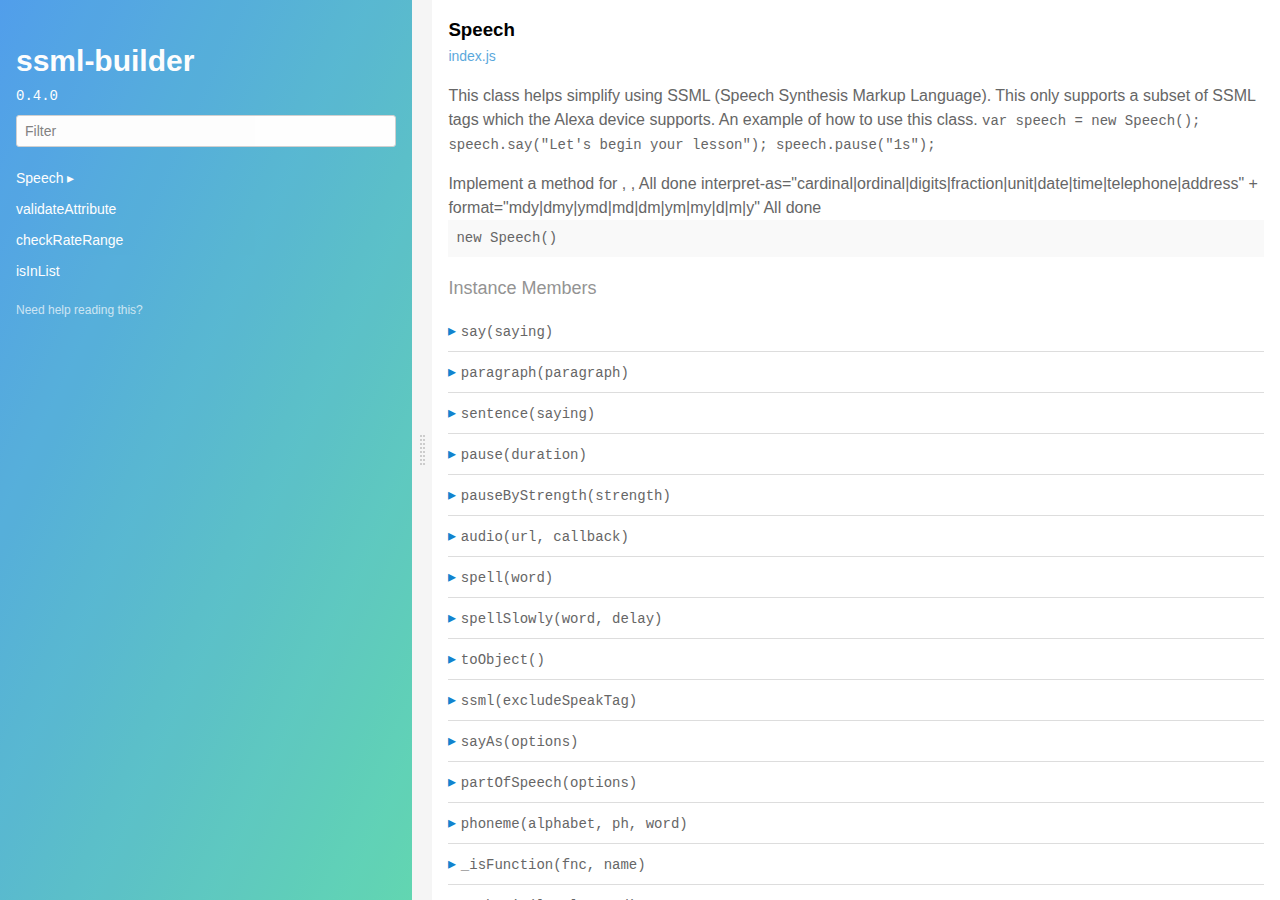
<file: docs/api/javascript/index.html>
<!doctype html>
<html>
<head>
  <meta charset='utf-8' />
  <title>ssml-builder 0.4.0 | Documentation</title>
  <meta name='viewport' content='width=device-width,initial-scale=1'>
  <link href='assets/bass.css' type='text/css' rel='stylesheet' />
  <link href='assets/style.css' type='text/css' rel='stylesheet' />
  <link href='assets/github.css' type='text/css' rel='stylesheet' />
  <link href='assets/split.css' type='text/css' rel='stylesheet' />
</head>
<body class='documentation m0'>
    <div class='flex'>
      <div id='split-left' class='overflow-auto fs0 height-viewport-100'>
        <div class='py1 px2'>
          <h3 class='mb0 no-anchor'>ssml-builder</h3>
          <div class='mb1'><code>0.4.0</code></div>
          <input
            placeholder='Filter'
            id='filter-input'
            class='col12 block input'
            type='text' />
          <div id='toc'>
            <ul class='list-reset h5 py1-ul'>
              
                
                <li><a
                  href='#speech'
                  class=" toggle-sibling">
                  Speech
                  <span class='icon'>▸</span>
                </a>
                
                <div class='toggle-target display-none'>
                  
                  
                    <ul class='list-reset py1-ul pl1'>
                      <li class='h5'><span>Instance members</span></li>
                      
                      <li><a
                        href='#speechsay'
                        class='regular pre-open'>
                        #say
                      </a></li>
                      
                      <li><a
                        href='#speechparagraph'
                        class='regular pre-open'>
                        #paragraph
                      </a></li>
                      
                      <li><a
                        href='#speechsentence'
                        class='regular pre-open'>
                        #sentence
                      </a></li>
                      
                      <li><a
                        href='#speechpause'
                        class='regular pre-open'>
                        #pause
                      </a></li>
                      
                      <li><a
                        href='#speechpausebystrength'
                        class='regular pre-open'>
                        #pauseByStrength
                      </a></li>
                      
                      <li><a
                        href='#speechaudio'
                        class='regular pre-open'>
                        #audio
                      </a></li>
                      
                      <li><a
                        href='#speechspell'
                        class='regular pre-open'>
                        #spell
                      </a></li>
                      
                      <li><a
                        href='#speechspellslowly'
                        class='regular pre-open'>
                        #spellSlowly
                      </a></li>
                      
                      <li><a
                        href='#speechtoobject'
                        class='regular pre-open'>
                        #toObject
                      </a></li>
                      
                      <li><a
                        href='#speechssml'
                        class='regular pre-open'>
                        #ssml
                      </a></li>
                      
                      <li><a
                        href='#speechsayas'
                        class='regular pre-open'>
                        #sayAs
                      </a></li>
                      
                      <li><a
                        href='#speechpartofspeech'
                        class='regular pre-open'>
                        #partOfSpeech
                      </a></li>
                      
                      <li><a
                        href='#speechphoneme'
                        class='regular pre-open'>
                        #phoneme
                      </a></li>
                      
                      <li><a
                        href='#speech_isfunction'
                        class='regular pre-open'>
                        #_isFunction
                      </a></li>
                      
                      <li><a
                        href='#speechemphasis'
                        class='regular pre-open'>
                        #emphasis
                      </a></li>
                      
                      <li><a
                        href='#speechprosody'
                        class='regular pre-open'>
                        #prosody
                      </a></li>
                      
                      <li><a
                        href='#speechsub'
                        class='regular pre-open'>
                        #sub
                      </a></li>
                      
                      <li><a
                        href='#speechsaywithssml'
                        class='regular pre-open'>
                        #sayWithSSML
                      </a></li>
                      
                    </ul>
                  
                  
                  
                </div>
                
                </li>
              
                
                <li><a
                  href='#validateattribute'
                  class="">
                  validateAttribute
                  
                </a>
                
                </li>
              
                
                <li><a
                  href='#checkraterange'
                  class="">
                  checkRateRange
                  
                </a>
                
                </li>
              
                
                <li><a
                  href='#isinlist'
                  class="">
                  isInList
                  
                </a>
                
                </li>
              
            </ul>
          </div>
          <div class='mt1 h6 quiet'>
            <a href='http://documentation.js.org/reading-documentation.html'>Need help reading this?</a>
          </div>
        </div>
      </div>
      <div id='split-right' class='relative overflow-auto height-viewport-100'>
        
          
            <section class='p2 mb2 clearfix bg-white minishadow'>

  
  <div class='clearfix'>
    
    <h3 class='fl m0' id='speech'>
      Speech
    </h3>
    
    
      <a class='fr fill-darken0 round round pad1x quiet h5' href='https://github.com/mandnyc/ssml-builder/blob/1f0010c60c5222ba9b08e1f7d1b20c8e11b3000c/index.js#L17-L19'>
      <span>index.js</span>
      </a>
    
  </div>
  

  <p>This class helps simplify using SSML (Speech Synthesis Markup Language).
This only supports a subset of SSML tags which the Alexa device supports.
An example of how to use this class.
<code>
var speech = new Speech();
speech.say("Let's begin your lesson");
speech.pause("1s");</p>
</code>
Implement a method for <phoneme/>, <w/>, <say-as> All done
interpret-as="cardinal|ordinal|digits|fraction|unit|date|time|telephone|address" + format="mdy|dmy|ymd|md|dm|ym|my|d|m|y" All done


  <div class='pre p1 fill-light mt0'>new Speech()</div>
  
  

  
  
  
  
  
  

  

  

  

  

  

  

  
    <div class='py1 quiet mt1 prose-big'>Instance Members</div>
    <div class="clearfix">
  
    <div class='border-bottom' id='speechsay'>
      <div class="clearfix small pointer toggle-sibling">
        <div class="py1 contain">
            <a class='icon pin-right py1 dark-link caret-right'>▸</a>
            <span class='code strong strong truncate'>say(saying)</span>
        </div>
      </div>
      <div class="clearfix display-none toggle-target">
        <section class='p2 mb2 clearfix bg-white minishadow'>

  
  <div class='clearfix'>
    
    
      <a class='fr fill-darken0 round round pad1x quiet h5' href='https://github.com/mandnyc/ssml-builder/blob/1f0010c60c5222ba9b08e1f7d1b20c8e11b3000c/index.js#L26-L30'>
      <span>index.js</span>
      </a>
    
  </div>
  

  <p>This appends raw text into the <speak/> tag.</p>


  <div class='pre p1 fill-light mt0'>say(saying: any): <a href="#speech">Speech</a></div>
  
  

  
  
  
  
  
  

  
    <div class='py1 quiet mt1 prose-big'>Parameters</div>
    <div class='prose'>
      
        <div class='space-bottom0'>
          <div>
            <span class='code bold'>saying</span> <code class='quiet'>(any)</code>
	    The raw text to insert into the speak tag.

          </div>
          
        </div>
      
    </div>
  

  

  
    
      <div class='py1 quiet mt1 prose-big'>Returns</div>
      <code><a href="#speech">Speech</a></code>:
        

      
    
  

  

  

  

  

  
</section>

      </div>
    </div>
  
    <div class='border-bottom' id='speechparagraph'>
      <div class="clearfix small pointer toggle-sibling">
        <div class="py1 contain">
            <a class='icon pin-right py1 dark-link caret-right'>▸</a>
            <span class='code strong strong truncate'>paragraph(paragraph)</span>
        </div>
      </div>
      <div class="clearfix display-none toggle-target">
        <section class='p2 mb2 clearfix bg-white minishadow'>

  
  <div class='clearfix'>
    
    
      <a class='fr fill-darken0 round round pad1x quiet h5' href='https://github.com/mandnyc/ssml-builder/blob/1f0010c60c5222ba9b08e1f7d1b20c8e11b3000c/index.js#L38-L42'>
      <span>index.js</span>
      </a>
    
  </div>
  

  <p>Creates and inserts a paragraph tag.
see <a href="https://developer.amazon.com/public/solutions/alexa/alexa-skills-kit/docs/speech-synthesis-markup-language-ssml-reference#p">https://developer.amazon.com/public/solutions/alexa/alexa-skills-kit/docs/speech-synthesis-markup-language-ssml-reference#p</a></p>


  <div class='pre p1 fill-light mt0'>paragraph(paragraph: any): <a href="#speech">Speech</a></div>
  
  

  
  
  
  
  
  

  
    <div class='py1 quiet mt1 prose-big'>Parameters</div>
    <div class='prose'>
      
        <div class='space-bottom0'>
          <div>
            <span class='code bold'>paragraph</span> <code class='quiet'>(any)</code>
	    The paragraph of text to insert.

          </div>
          
        </div>
      
    </div>
  

  

  
    
      <div class='py1 quiet mt1 prose-big'>Returns</div>
      <code><a href="#speech">Speech</a></code>:
        

      
    
  

  

  

  

  

  
</section>

      </div>
    </div>
  
    <div class='border-bottom' id='speechsentence'>
      <div class="clearfix small pointer toggle-sibling">
        <div class="py1 contain">
            <a class='icon pin-right py1 dark-link caret-right'>▸</a>
            <span class='code strong strong truncate'>sentence(saying)</span>
        </div>
      </div>
      <div class="clearfix display-none toggle-target">
        <section class='p2 mb2 clearfix bg-white minishadow'>

  
  <div class='clearfix'>
    
    
      <a class='fr fill-darken0 round round pad1x quiet h5' href='https://github.com/mandnyc/ssml-builder/blob/1f0010c60c5222ba9b08e1f7d1b20c8e11b3000c/index.js#L50-L54'>
      <span>index.js</span>
      </a>
    
  </div>
  

  <p>Creates and inserts a sentence tag.
see <a href="https://developer.amazon.com/public/solutions/alexa/alexa-skills-kit/docs/speech-synthesis-markup-language-ssml-reference#s">https://developer.amazon.com/public/solutions/alexa/alexa-skills-kit/docs/speech-synthesis-markup-language-ssml-reference#s</a></p>


  <div class='pre p1 fill-light mt0'>sentence(saying: any): <a href="#speech">Speech</a></div>
  
  

  
  
  
  
  
  

  
    <div class='py1 quiet mt1 prose-big'>Parameters</div>
    <div class='prose'>
      
        <div class='space-bottom0'>
          <div>
            <span class='code bold'>saying</span> <code class='quiet'>(any)</code>
	    The sentence to insert.

          </div>
          
        </div>
      
    </div>
  

  

  
    
      <div class='py1 quiet mt1 prose-big'>Returns</div>
      <code><a href="#speech">Speech</a></code>:
        

      
    
  

  

  

  

  

  
</section>

      </div>
    </div>
  
    <div class='border-bottom' id='speechpause'>
      <div class="clearfix small pointer toggle-sibling">
        <div class="py1 contain">
            <a class='icon pin-right py1 dark-link caret-right'>▸</a>
            <span class='code strong strong truncate'>pause(duration)</span>
        </div>
      </div>
      <div class="clearfix display-none toggle-target">
        <section class='p2 mb2 clearfix bg-white minishadow'>

  
  <div class='clearfix'>
    
    
      <a class='fr fill-darken0 round round pad1x quiet h5' href='https://github.com/mandnyc/ssml-builder/blob/1f0010c60c5222ba9b08e1f7d1b20c8e11b3000c/index.js#L62-L67'>
      <span>index.js</span>
      </a>
    
  </div>
  

  <p>Creates and inserts a break tag. This method will also validate the break time conforms to the restrictions to Amazon Alexa.
see <a href="https://developer.amazon.com/public/solutions/alexa/alexa-skills-kit/docs/speech-synthesis-markup-language-ssml-reference#break">https://developer.amazon.com/public/solutions/alexa/alexa-skills-kit/docs/speech-synthesis-markup-language-ssml-reference#break</a></p>


  <div class='pre p1 fill-light mt0'>pause(duration: any): <a href="#speech">Speech</a></div>
  
  

  
  
  
  
  
  

  
    <div class='py1 quiet mt1 prose-big'>Parameters</div>
    <div class='prose'>
      
        <div class='space-bottom0'>
          <div>
            <span class='code bold'>duration</span> <code class='quiet'>(any)</code>
	    the duration represented by a number + either 's' for second or 'ms' for milliseconds.

          </div>
          
        </div>
      
    </div>
  

  

  
    
      <div class='py1 quiet mt1 prose-big'>Returns</div>
      <code><a href="#speech">Speech</a></code>:
        

      
    
  

  

  

  

  

  
</section>

      </div>
    </div>
  
    <div class='border-bottom' id='speechpausebystrength'>
      <div class="clearfix small pointer toggle-sibling">
        <div class="py1 contain">
            <a class='icon pin-right py1 dark-link caret-right'>▸</a>
            <span class='code strong strong truncate'>pauseByStrength(strength)</span>
        </div>
      </div>
      <div class="clearfix display-none toggle-target">
        <section class='p2 mb2 clearfix bg-white minishadow'>

  
  <div class='clearfix'>
    
    
      <a class='fr fill-darken0 round round pad1x quiet h5' href='https://github.com/mandnyc/ssml-builder/blob/1f0010c60c5222ba9b08e1f7d1b20c8e11b3000c/index.js#L75-L83'>
      <span>index.js</span>
      </a>
    
  </div>
  

  <p>Creates a break tag that will pause the audio based upon the strength provided.
For more information, please see <a href="https://developer.amazon.com/public/solutions/alexa/alexa-skills-kit/docs/speech-synthesis-markup-language-ssml-reference#break">https://developer.amazon.com/public/solutions/alexa/alexa-skills-kit/docs/speech-synthesis-markup-language-ssml-reference#break</a></p>


  <div class='pre p1 fill-light mt0'>pauseByStrength(strength: any): <a href="#speech">Speech</a></div>
  
  

  
  
  
  
  
  

  
    <div class='py1 quiet mt1 prose-big'>Parameters</div>
    <div class='prose'>
      
        <div class='space-bottom0'>
          <div>
            <span class='code bold'>strength</span> <code class='quiet'>(any)</code>
	    such as none, x-weak, weak, medium, strong, x-strong

          </div>
          
        </div>
      
    </div>
  

  

  
    
      <div class='py1 quiet mt1 prose-big'>Returns</div>
      <code><a href="#speech">Speech</a></code>:
        

      
    
  

  

  

  

  

  
</section>

      </div>
    </div>
  
    <div class='border-bottom' id='speechaudio'>
      <div class="clearfix small pointer toggle-sibling">
        <div class="py1 contain">
            <a class='icon pin-right py1 dark-link caret-right'>▸</a>
            <span class='code strong strong truncate'>audio(url, callback)</span>
        </div>
      </div>
      <div class="clearfix display-none toggle-target">
        <section class='p2 mb2 clearfix bg-white minishadow'>

  
  <div class='clearfix'>
    
    
      <a class='fr fill-darken0 round round pad1x quiet h5' href='https://github.com/mandnyc/ssml-builder/blob/1f0010c60c5222ba9b08e1f7d1b20c8e11b3000c/index.js#L94-L105'>
      <span>index.js</span>
      </a>
    
  </div>
  

  <p>Creates and inserts an audio tag.
see <a href="https://developer.amazon.com/public/solutions/alexa/alexa-skills-kit/docs/speech-synthesis-markup-language-ssml-reference#audio">https://developer.amazon.com/public/solutions/alexa/alexa-skills-kit/docs/speech-synthesis-markup-language-ssml-reference#audio</a></p>


  <div class='pre p1 fill-light mt0'>audio(url: any, callback: any): <a href="#speech">Speech</a></div>
  
  

  
  
  
  
  
  

  
    <div class='py1 quiet mt1 prose-big'>Parameters</div>
    <div class='prose'>
      
        <div class='space-bottom0'>
          <div>
            <span class='code bold'>url</span> <code class='quiet'>(any)</code>
	    a link to an audio file to play.

          </div>
          
        </div>
      
        <div class='space-bottom0'>
          <div>
            <span class='code bold'>callback</span> <code class='quiet'>(any)</code>
	    an optional callback which is called to build the nested SSML
for the audio tag. The callback takes a single parameter of type
Speech.

          </div>
          
        </div>
      
    </div>
  

  

  
    
      <div class='py1 quiet mt1 prose-big'>Returns</div>
      <code><a href="#speech">Speech</a></code>:
        

      
    
  

  

  

  

  

  
</section>

      </div>
    </div>
  
    <div class='border-bottom' id='speechspell'>
      <div class="clearfix small pointer toggle-sibling">
        <div class="py1 contain">
            <a class='icon pin-right py1 dark-link caret-right'>▸</a>
            <span class='code strong strong truncate'>spell(word)</span>
        </div>
      </div>
      <div class="clearfix display-none toggle-target">
        <section class='p2 mb2 clearfix bg-white minishadow'>

  
  <div class='clearfix'>
    
    
      <a class='fr fill-darken0 round round pad1x quiet h5' href='https://github.com/mandnyc/ssml-builder/blob/1f0010c60c5222ba9b08e1f7d1b20c8e11b3000c/index.js#L114-L118'>
      <span>index.js</span>
      </a>
    
  </div>
  

  <p>Creates and inserts a say-as tag.
see <a href="https://developer.amazon.com/public/solutions/alexa/alexa-skills-kit/docs/speech-synthesis-markup-language-ssml-reference#say-as">https://developer.amazon.com/public/solutions/alexa/alexa-skills-kit/docs/speech-synthesis-markup-language-ssml-reference#say-as</a></p>


  <div class='pre p1 fill-light mt0'>spell(word: any): <a href="#speech">Speech</a></div>
  
  

  
  
  
  
  
  

  
    <div class='py1 quiet mt1 prose-big'>Parameters</div>
    <div class='prose'>
      
        <div class='space-bottom0'>
          <div>
            <span class='code bold'>word</span> <code class='quiet'>(any)</code>
	    word or text to insert

          </div>
          
        </div>
      
    </div>
  

  

  
    
      <div class='py1 quiet mt1 prose-big'>Returns</div>
      <code><a href="#speech">Speech</a></code>:
        

      
    
  

  

  

  

  

  
</section>

      </div>
    </div>
  
    <div class='border-bottom' id='speechspellslowly'>
      <div class="clearfix small pointer toggle-sibling">
        <div class="py1 contain">
            <a class='icon pin-right py1 dark-link caret-right'>▸</a>
            <span class='code strong strong truncate'>spellSlowly(word, delay)</span>
        </div>
      </div>
      <div class="clearfix display-none toggle-target">
        <section class='p2 mb2 clearfix bg-white minishadow'>

  
  <div class='clearfix'>
    
    
      <a class='fr fill-darken0 round round pad1x quiet h5' href='https://github.com/mandnyc/ssml-builder/blob/1f0010c60c5222ba9b08e1f7d1b20c8e11b3000c/index.js#L126-L133'>
      <span>index.js</span>
      </a>
    
  </div>
  

  <p>Creates and inserts a say-as tag.
see <a href="https://developer.amazon.com/public/solutions/alexa/alexa-skills-kit/docs/speech-synthesis-markup-language-ssml-reference#say-as">https://developer.amazon.com/public/solutions/alexa/alexa-skills-kit/docs/speech-synthesis-markup-language-ssml-reference#say-as</a></p>


  <div class='pre p1 fill-light mt0'>spellSlowly(word: any, delay: any): <a href="#speech">Speech</a></div>
  
  

  
  
  
  
  
  

  
    <div class='py1 quiet mt1 prose-big'>Parameters</div>
    <div class='prose'>
      
        <div class='space-bottom0'>
          <div>
            <span class='code bold'>word</span> <code class='quiet'>(any)</code>
	    word or text to insert , delay the delay represented by a number + either 's' for second or 'ms' for milliseconds.

          </div>
          
        </div>
      
        <div class='space-bottom0'>
          <div>
            <span class='code bold'>delay</span> <code class='quiet'>(any)</code>
	    
          </div>
          
        </div>
      
    </div>
  

  

  
    
      <div class='py1 quiet mt1 prose-big'>Returns</div>
      <code><a href="#speech">Speech</a></code>:
        

      
    
  

  

  

  

  

  
</section>

      </div>
    </div>
  
    <div class='border-bottom' id='speechtoobject'>
      <div class="clearfix small pointer toggle-sibling">
        <div class="py1 contain">
            <a class='icon pin-right py1 dark-link caret-right'>▸</a>
            <span class='code strong strong truncate'>toObject()</span>
        </div>
      </div>
      <div class="clearfix display-none toggle-target">
        <section class='p2 mb2 clearfix bg-white minishadow'>

  
  <div class='clearfix'>
    
    
      <a class='fr fill-darken0 round round pad1x quiet h5' href='https://github.com/mandnyc/ssml-builder/blob/1f0010c60c5222ba9b08e1f7d1b20c8e11b3000c/index.js#L139-L144'>
      <span>index.js</span>
      </a>
    
  </div>
  

  <p>This constructs an object that the AlexaSkill.js accepts to send to the user.</p>


  <div class='pre p1 fill-light mt0'>toObject(): {type: <a href="https://developer.mozilla.org/en-US/docs/Web/JavaScript/Reference/Global_Objects/String">string</a>, speech}</div>
  
  

  
  
  
  
  
  

  

  

  
    
      <div class='py1 quiet mt1 prose-big'>Returns</div>
      <code>{type: <a href="https://developer.mozilla.org/en-US/docs/Web/JavaScript/Reference/Global_Objects/String">string</a>, speech}</code>:
        

      
    
  

  

  

  

  

  
</section>

      </div>
    </div>
  
    <div class='border-bottom' id='speechssml'>
      <div class="clearfix small pointer toggle-sibling">
        <div class="py1 contain">
            <a class='icon pin-right py1 dark-link caret-right'>▸</a>
            <span class='code strong strong truncate'>ssml(excludeSpeakTag)</span>
        </div>
      </div>
      <div class="clearfix display-none toggle-target">
        <section class='p2 mb2 clearfix bg-white minishadow'>

  
  <div class='clearfix'>
    
    
      <a class='fr fill-darken0 round round pad1x quiet h5' href='https://github.com/mandnyc/ssml-builder/blob/1f0010c60c5222ba9b08e1f7d1b20c8e11b3000c/index.js#L152-L157'>
      <span>index.js</span>
      </a>
    
  </div>
  

  <p>This method will construct an SSML xml string.</p>


  <div class='pre p1 fill-light mt0'>ssml(excludeSpeakTag: any): <a href="https://developer.mozilla.org/en-US/docs/Web/JavaScript/Reference/Global_Objects/String">string</a></div>
  
  

  
  
  
  
  
  

  
    <div class='py1 quiet mt1 prose-big'>Parameters</div>
    <div class='prose'>
      
        <div class='space-bottom0'>
          <div>
            <span class='code bold'>excludeSpeakTag</span> <code class='quiet'>(any)</code>
	    when true, no root tag 
<speak/>
 is provided; otherwise,
the content is surrounded by the 
<speak/>
, default is false

          </div>
          
        </div>
      
    </div>
  

  

  
    
      <div class='py1 quiet mt1 prose-big'>Returns</div>
      <code><a href="https://developer.mozilla.org/en-US/docs/Web/JavaScript/Reference/Global_Objects/String">string</a></code>:
        An XML string.

      
    
  

  

  

  

  

  
</section>

      </div>
    </div>
  
    <div class='border-bottom' id='speechsayas'>
      <div class="clearfix small pointer toggle-sibling">
        <div class="py1 contain">
            <a class='icon pin-right py1 dark-link caret-right'>▸</a>
            <span class='code strong strong truncate'>sayAs(options)</span>
        </div>
      </div>
      <div class="clearfix display-none toggle-target">
        <section class='p2 mb2 clearfix bg-white minishadow'>

  
  <div class='clearfix'>
    
    
      <a class='fr fill-darken0 round round pad1x quiet h5' href='https://github.com/mandnyc/ssml-builder/blob/1f0010c60c5222ba9b08e1f7d1b20c8e11b3000c/index.js#L206-L222'>
      <span>index.js</span>
      </a>
    
  </div>
  

  <p>Creates and inserts a say-as tag that has multiple attributes such as interpret-as and format
interpret-as="characters|spell-out|cardinal|number|ordinal|digits|fraction|unit|date|time|telephone|address|interjection|expletive" + format="mdy|dmy|ymd|md|dm|ym|my|d|m|y"</p>
<p>see <a href="https://developer.amazon.com/public/solutions/alexa/alexa-skills-kit/docs/speech-synthesis-markup-language-ssml-reference#say-as">https://developer.amazon.com/public/solutions/alexa/alexa-skills-kit/docs/speech-synthesis-markup-language-ssml-reference#say-as</a></p>


  <div class='pre p1 fill-light mt0'>sayAs(options: any): <a href="#speech">Speech</a></div>
  
  

  
  
  
  
  
  

  
    <div class='py1 quiet mt1 prose-big'>Parameters</div>
    <div class='prose'>
      
        <div class='space-bottom0'>
          <div>
            <span class='code bold'>options</span> <code class='quiet'>(any)</code>
	    an object that has three properties: word, interpret and format
word being the text to insert, interpret represents the attribute interpret-as and format represents the attribute format

          </div>
          
        </div>
      
    </div>
  

  

  
    
      <div class='py1 quiet mt1 prose-big'>Returns</div>
      <code><a href="#speech">Speech</a></code>:
        

      
    
  

  

  

  

  

  
</section>

      </div>
    </div>
  
    <div class='border-bottom' id='speechpartofspeech'>
      <div class="clearfix small pointer toggle-sibling">
        <div class="py1 contain">
            <a class='icon pin-right py1 dark-link caret-right'>▸</a>
            <span class='code strong strong truncate'>partOfSpeech(options)</span>
        </div>
      </div>
      <div class="clearfix display-none toggle-target">
        <section class='p2 mb2 clearfix bg-white minishadow'>

  
  <div class='clearfix'>
    
    
      <a class='fr fill-darken0 round round pad1x quiet h5' href='https://github.com/mandnyc/ssml-builder/blob/1f0010c60c5222ba9b08e1f7d1b20c8e11b3000c/index.js#L231-L239'>
      <span>index.js</span>
      </a>
    
  </div>
  

  <p>Creates and inserts a w tag that customizes the pronunciation of words by specifying the word’s part of speech
see <a href="https://developer.amazon.com/public/solutions/alexa/alexa-skills-kit/docs/speech-synthesis-markup-language-ssml-reference#w">https://developer.amazon.com/public/solutions/alexa/alexa-skills-kit/docs/speech-synthesis-markup-language-ssml-reference#w</a></p>


  <div class='pre p1 fill-light mt0'>partOfSpeech(options: any): <a href="#speech">Speech</a></div>
  
  

  
  
  
  
  
  

  
    <div class='py1 quiet mt1 prose-big'>Parameters</div>
    <div class='prose'>
      
        <div class='space-bottom0'>
          <div>
            <span class='code bold'>options</span> <code class='quiet'>(any)</code>
	    an object that has two properties: word and role
word being the text to insert and role represents the part of speech

          </div>
          
        </div>
      
    </div>
  

  

  
    
      <div class='py1 quiet mt1 prose-big'>Returns</div>
      <code><a href="#speech">Speech</a></code>:
        

      
    
  

  

  

  

  

  
</section>

      </div>
    </div>
  
    <div class='border-bottom' id='speechphoneme'>
      <div class="clearfix small pointer toggle-sibling">
        <div class="py1 contain">
            <a class='icon pin-right py1 dark-link caret-right'>▸</a>
            <span class='code strong strong truncate'>phoneme(alphabet, ph, word)</span>
        </div>
      </div>
      <div class="clearfix display-none toggle-target">
        <section class='p2 mb2 clearfix bg-white minishadow'>

  
  <div class='clearfix'>
    
    
      <a class='fr fill-darken0 round round pad1x quiet h5' href='https://github.com/mandnyc/ssml-builder/blob/1f0010c60c5222ba9b08e1f7d1b20c8e11b3000c/index.js#L250-L260'>
      <span>index.js</span>
      </a>
    
  </div>
  

  <p>Creates and inserts a phoneme tag.
see <a href="https://developer.amazon.com/public/solutions/alexa/alexa-skills-kit/docs/speech-synthesis-markup-language-ssml-reference#phoneme">https://developer.amazon.com/public/solutions/alexa/alexa-skills-kit/docs/speech-synthesis-markup-language-ssml-reference#phoneme</a></p>


  <div class='pre p1 fill-light mt0'>phoneme(alphabet: any, ph: any, word: any): <a href="#speech">Speech</a></div>
  
  

  
  
  
  
  
  

  
    <div class='py1 quiet mt1 prose-big'>Parameters</div>
    <div class='prose'>
      
        <div class='space-bottom0'>
          <div>
            <span class='code bold'>alphabet</span> <code class='quiet'>(any)</code>
	    , ph, word
alphabet i.e "ipa"
ph i.e "pɪˈkɑːn"
word being the text to insert

          </div>
          
        </div>
      
        <div class='space-bottom0'>
          <div>
            <span class='code bold'>ph</span> <code class='quiet'>(any)</code>
	    
          </div>
          
        </div>
      
        <div class='space-bottom0'>
          <div>
            <span class='code bold'>word</span> <code class='quiet'>(any)</code>
	    
          </div>
          
        </div>
      
    </div>
  

  

  
    
      <div class='py1 quiet mt1 prose-big'>Returns</div>
      <code><a href="#speech">Speech</a></code>:
        

      
    
  

  

  

  

  

  
</section>

      </div>
    </div>
  
    <div class='border-bottom' id='speech_isfunction'>
      <div class="clearfix small pointer toggle-sibling">
        <div class="py1 contain">
            <a class='icon pin-right py1 dark-link caret-right'>▸</a>
            <span class='code strong strong truncate'>_isFunction(fnc, name)</span>
        </div>
      </div>
      <div class="clearfix display-none toggle-target">
        <section class='p2 mb2 clearfix bg-white minishadow'>

  
  <div class='clearfix'>
    
    
      <a class='fr fill-darken0 round round pad1x quiet h5' href='https://github.com/mandnyc/ssml-builder/blob/1f0010c60c5222ba9b08e1f7d1b20c8e11b3000c/index.js#L304-L309'>
      <span>index.js</span>
      </a>
    
  </div>
  

  <p>Ensures 'fnc' is a function.</p>


  <div class='pre p1 fill-light mt0'>_isFunction(fnc: any, name: any)</div>
  
  

  
  
  
  
  
  

  
    <div class='py1 quiet mt1 prose-big'>Parameters</div>
    <div class='prose'>
      
        <div class='space-bottom0'>
          <div>
            <span class='code bold'>fnc</span> <code class='quiet'>(any)</code>
	    the variable to check if it's a function.

          </div>
          
        </div>
      
        <div class='space-bottom0'>
          <div>
            <span class='code bold'>name</span> <code class='quiet'>(any)</code>
	    the name of the parameter used in the error message.

          </div>
          
        </div>
      
    </div>
  

  

  

  

  

  

  

  
</section>

      </div>
    </div>
  
    <div class='border-bottom' id='speechemphasis'>
      <div class="clearfix small pointer toggle-sibling">
        <div class="py1 contain">
            <a class='icon pin-right py1 dark-link caret-right'>▸</a>
            <span class='code strong strong truncate'>emphasis(level, word)</span>
        </div>
      </div>
      <div class="clearfix display-none toggle-target">
        <section class='p2 mb2 clearfix bg-white minishadow'>

  
  <div class='clearfix'>
    
    
      <a class='fr fill-darken0 round round pad1x quiet h5' href='https://github.com/mandnyc/ssml-builder/blob/1f0010c60c5222ba9b08e1f7d1b20c8e11b3000c/index.js#L318-L329'>
      <span>index.js</span>
      </a>
    
  </div>
  

  <p>Creates and inserts a emphasis tag.
see <a href="https://developer.amazon.com/public/solutions/alexa/alexa-skills-kit/docs/speech-synthesis-markup-language-ssml-reference#emphasis">https://developer.amazon.com/public/solutions/alexa/alexa-skills-kit/docs/speech-synthesis-markup-language-ssml-reference#emphasis</a></p>


  <div class='pre p1 fill-light mt0'>emphasis(level: any, word: any): <a href="#speech">Speech</a></div>
  
  

  
  
  
  
  
  

  
    <div class='py1 quiet mt1 prose-big'>Parameters</div>
    <div class='prose'>
      
        <div class='space-bottom0'>
          <div>
            <span class='code bold'>level</span> <code class='quiet'>(any)</code>
	    includes strong, moderate and reduced

          </div>
          
        </div>
      
        <div class='space-bottom0'>
          <div>
            <span class='code bold'>word</span> <code class='quiet'>(any)</code>
	    word or text to insert

          </div>
          
        </div>
      
    </div>
  

  

  
    
      <div class='py1 quiet mt1 prose-big'>Returns</div>
      <code><a href="#speech">Speech</a></code>:
        

      
    
  

  

  

  

  

  
</section>

      </div>
    </div>
  
    <div class='border-bottom' id='speechprosody'>
      <div class="clearfix small pointer toggle-sibling">
        <div class="py1 contain">
            <a class='icon pin-right py1 dark-link caret-right'>▸</a>
            <span class='code strong strong truncate'>prosody(attributes, word)</span>
        </div>
      </div>
      <div class="clearfix display-none toggle-target">
        <section class='p2 mb2 clearfix bg-white minishadow'>

  
  <div class='clearfix'>
    
    
      <a class='fr fill-darken0 round round pad1x quiet h5' href='https://github.com/mandnyc/ssml-builder/blob/1f0010c60c5222ba9b08e1f7d1b20c8e11b3000c/index.js#L337-L381'>
      <span>index.js</span>
      </a>
    
  </div>
  

  <p>√ TODO: Handle rate minimum 20%</p>


  <div class='pre p1 fill-light mt0'>prosody(attributes: any, word: any): <a href="#speech">Speech</a></div>
  
  

  
  
  
  
  
  

  
    <div class='py1 quiet mt1 prose-big'>Parameters</div>
    <div class='prose'>
      
        <div class='space-bottom0'>
          <div>
            <span class='code bold'>attributes</span> <code class='quiet'>(any)</code>
	    
          </div>
          
        </div>
      
        <div class='space-bottom0'>
          <div>
            <span class='code bold'>word</span> <code class='quiet'>(any)</code>
	    
          </div>
          
        </div>
      
    </div>
  

  

  
    
      <div class='py1 quiet mt1 prose-big'>Returns</div>
      <code><a href="#speech">Speech</a></code>:
        

      
    
  

  

  

  

  

  
</section>

      </div>
    </div>
  
    <div class='border-bottom' id='speechsub'>
      <div class="clearfix small pointer toggle-sibling">
        <div class="py1 contain">
            <a class='icon pin-right py1 dark-link caret-right'>▸</a>
            <span class='code strong strong truncate'>sub(alias, word)</span>
        </div>
      </div>
      <div class="clearfix display-none toggle-target">
        <section class='p2 mb2 clearfix bg-white minishadow'>

  
  <div class='clearfix'>
    
    
      <a class='fr fill-darken0 round round pad1x quiet h5' href='https://github.com/mandnyc/ssml-builder/blob/1f0010c60c5222ba9b08e1f7d1b20c8e11b3000c/index.js#L425-L433'>
      <span>index.js</span>
      </a>
    
  </div>
  

  <p>This method lets the user provide an alias and pronounce the specified word or pharse as a different word or phrase</p>


  <div class='pre p1 fill-light mt0'>sub(alias: any, word: any): <a href="#speech">Speech</a></div>
  
  

  
  
  
  
  
  

  
    <div class='py1 quiet mt1 prose-big'>Parameters</div>
    <div class='prose'>
      
        <div class='space-bottom0'>
          <div>
            <span class='code bold'>alias</span> <code class='quiet'>(any)</code>
	    is the word that you want to pronounce instead of the original word

          </div>
          
        </div>
      
        <div class='space-bottom0'>
          <div>
            <span class='code bold'>word</span> <code class='quiet'>(any)</code>
	    
          </div>
          
        </div>
      
    </div>
  

  

  
    
      <div class='py1 quiet mt1 prose-big'>Returns</div>
      <code><a href="#speech">Speech</a></code>:
        

      
    
  

  

  

  

  

  
</section>

      </div>
    </div>
  
    <div class='border-bottom' id='speechsaywithssml'>
      <div class="clearfix small pointer toggle-sibling">
        <div class="py1 contain">
            <a class='icon pin-right py1 dark-link caret-right'>▸</a>
            <span class='code strong strong truncate'>sayWithSSML(saying)</span>
        </div>
      </div>
      <div class="clearfix display-none toggle-target">
        <section class='p2 mb2 clearfix bg-white minishadow'>

  
  <div class='clearfix'>
    
    
      <a class='fr fill-darken0 round round pad1x quiet h5' href='https://github.com/mandnyc/ssml-builder/blob/1f0010c60c5222ba9b08e1f7d1b20c8e11b3000c/index.js#L441-L445'>
      <span>index.js</span>
      </a>
    
  </div>
  

  <p>This method lets the user add raw SSML into the speech object without escaping the special characters.
For example, if you passed in "<speak>Hi</speak>", it won't escape the less than or greater than tags.</p>


  <div class='pre p1 fill-light mt0'>sayWithSSML(saying: any): <a href="#speech">Speech</a></div>
  
  

  
  
  
  
  
  

  
    <div class='py1 quiet mt1 prose-big'>Parameters</div>
    <div class='prose'>
      
        <div class='space-bottom0'>
          <div>
            <span class='code bold'>saying</span> <code class='quiet'>(any)</code>
	    raw string to be appended

          </div>
          
        </div>
      
    </div>
  

  

  
    
      <div class='py1 quiet mt1 prose-big'>Returns</div>
      <code><a href="#speech">Speech</a></code>:
        

      
    
  

  

  

  

  

  
</section>

      </div>
    </div>
  
</div>

  

  
</section>

          
        
          
            <section class='p2 mb2 clearfix bg-white minishadow'>

  
  <div class='clearfix'>
    
    <h3 class='fl m0' id='validateattribute'>
      validateAttribute
    </h3>
    
    
      <a class='fr fill-darken0 round round pad1x quiet h5' href='https://github.com/mandnyc/ssml-builder/blob/1f0010c60c5222ba9b08e1f7d1b20c8e11b3000c/index.js#L397-L405'>
      <span>index.js</span>
      </a>
    
  </div>
  

  <p>This helper function consolidates the validation checks for rate,pitch and volume. It will first
check to see if the attribute is present and whether it's one of the following conditions:
a) the value of the attribute is a valid value or
b) the value does not exist in the list, but passes the onCheck function. A hook for additional checks.</p>
<p> Upon passing the above checks, the onSuccessful function is called allowing the caller to do any additional work.</p>


  <div class='pre p1 fill-light mt0'>validateAttribute(obj: any, attribute: any, validList: any, onCheck: any, onSuccessful: any)</div>
  
  

  
  
  
  
  
  

  
    <div class='py1 quiet mt1 prose-big'>Parameters</div>
    <div class='prose'>
      
        <div class='space-bottom0'>
          <div>
            <span class='code bold'>obj</span> <code class='quiet'>(any)</code>
	    The object that owns the attribute.

          </div>
          
        </div>
      
        <div class='space-bottom0'>
          <div>
            <span class='code bold'>attribute</span> <code class='quiet'>(any)</code>
	    The attribute name to check. e.g., rate, pitch or volume.

          </div>
          
        </div>
      
        <div class='space-bottom0'>
          <div>
            <span class='code bold'>validList</span> <code class='quiet'>(any)</code>
	    The list of value values that the attribute can be.

          </div>
          
        </div>
      
        <div class='space-bottom0'>
          <div>
            <span class='code bold'>onCheck</span> <code class='quiet'>(any)</code>
	    A hook for additional checks if the value does not exist in the list.

          </div>
          
        </div>
      
        <div class='space-bottom0'>
          <div>
            <span class='code bold'>onSuccessful</span> <code class='quiet'>(any)</code>
	    A hook to call when all validation checks succeed.

          </div>
          
        </div>
      
    </div>
  

  

  

  

  

  

  

  
</section>

          
        
          
            <section class='p2 mb2 clearfix bg-white minishadow'>

  
  <div class='clearfix'>
    
    <h3 class='fl m0' id='checkraterange'>
      checkRateRange
    </h3>
    
    
      <a class='fr fill-darken0 round round pad1x quiet h5' href='https://github.com/mandnyc/ssml-builder/blob/1f0010c60c5222ba9b08e1f7d1b20c8e11b3000c/index.js#L411-L417'>
      <span>index.js</span>
      </a>
    
  </div>
  

  <p>This method ensures that the value of the rate must be equal or great than 20%</p>


  <div class='pre p1 fill-light mt0'>checkRateRange(num: any)</div>
  
  

  
  
  
  
  
  

  
    <div class='py1 quiet mt1 prose-big'>Parameters</div>
    <div class='prose'>
      
        <div class='space-bottom0'>
          <div>
            <span class='code bold'>num</span> <code class='quiet'>(any)</code>
	    is the value of rate

          </div>
          
        </div>
      
    </div>
  

  

  

  

  

  

  

  
</section>

          
        
          
            <section class='p2 mb2 clearfix bg-white minishadow'>

  
  <div class='clearfix'>
    
    <h3 class='fl m0' id='isinlist'>
      isInList
    </h3>
    
    
      <a class='fr fill-darken0 round round pad1x quiet h5' href='https://github.com/mandnyc/ssml-builder/blob/1f0010c60c5222ba9b08e1f7d1b20c8e11b3000c/index.js#L454-L459'>
      <span>index.js</span>
      </a>
    
  </div>
  

  <p>This method validates if the value exists in the list of values</p>


  <div class='pre p1 fill-light mt0'>isInList(value: any, listOfValues: any, msg: any)</div>
  
  

  
  
  
  
  
  

  
    <div class='py1 quiet mt1 prose-big'>Parameters</div>
    <div class='prose'>
      
        <div class='space-bottom0'>
          <div>
            <span class='code bold'>value</span> <code class='quiet'>(any)</code>
	    
          </div>
          
        </div>
      
        <div class='space-bottom0'>
          <div>
            <span class='code bold'>listOfValues</span> <code class='quiet'>(any)</code>
	    
          </div>
          
        </div>
      
        <div class='space-bottom0'>
          <div>
            <span class='code bold'>msg</span> <code class='quiet'>(any)</code>
	    is the error message that will be thrown when the value is not in the list

          </div>
          
        </div>
      
    </div>
  

  

  

  

  

  

  

  
</section>

          
        
      </div>
    </div>
  <script src='assets/anchor.js'></script>
  <script src='assets/split.js'></script>
  <script src='assets/site.js'></script>
</body>
</html>
</file>
<file: docs/api/javascript/assets/bass.css>
/*! Basscss | http://basscss.com | MIT License */

.h1{ font-size: 2rem }
.h2{ font-size: 1.5rem }
.h3{ font-size: 1.25rem }
.h4{ font-size: 1rem }
.h5{ font-size: .875rem }
.h6{ font-size: .75rem }

.font-family-inherit{ font-family:inherit }
.font-size-inherit{ font-size:inherit }
.text-decoration-none{ text-decoration:none }

.bold{ font-weight: bold; font-weight: bold }
.regular{ font-weight:normal }
.italic{ font-style:italic }
.caps{ text-transform:uppercase; letter-spacing: .2em; }

.left-align{ text-align:left }
.center{ text-align:center }
.right-align{ text-align:right }
.justify{ text-align:justify }

.nowrap{ white-space:nowrap }
.break-word{ word-wrap:break-word }

.line-height-1{ line-height: 1 }
.line-height-2{ line-height: 1.125 }
.line-height-3{ line-height: 1.25 }
.line-height-4{ line-height: 1.5 }

.list-style-none{ list-style:none }
.underline{ text-decoration:underline }

.truncate{
  max-width:100%;
  overflow:hidden;
  text-overflow:ellipsis;
  white-space:nowrap;
}

.list-reset{
  list-style:none;
  padding-left:0;
}

.inline{ display:inline }
.block{ display:block }
.inline-block{ display:inline-block }
.table{ display:table }
.table-cell{ display:table-cell }

.overflow-hidden{ overflow:hidden }
.overflow-scroll{ overflow:scroll }
.overflow-auto{ overflow:auto }

.clearfix:before,
.clearfix:after{
  content:" ";
  display:table
}
.clearfix:after{ clear:both }

.left{ float:left }
.right{ float:right }

.fit{ max-width:100% }

.max-width-1{ max-width: 24rem }
.max-width-2{ max-width: 32rem }
.max-width-3{ max-width: 48rem }
.max-width-4{ max-width: 64rem }

.border-box{ box-sizing:border-box }

.align-baseline{ vertical-align:baseline }
.align-top{ vertical-align:top }
.align-middle{ vertical-align:middle }
.align-bottom{ vertical-align:bottom }

.m0{ margin:0 }
.mt0{ margin-top:0 }
.mr0{ margin-right:0 }
.mb0{ margin-bottom:0 }
.ml0{ margin-left:0 }
.mx0{ margin-left:0; margin-right:0 }
.my0{ margin-top:0; margin-bottom:0 }

.m1{ margin: .5rem }
.mt1{ margin-top: .5rem }
.mr1{ margin-right: .5rem }
.mb1{ margin-bottom: .5rem }
.ml1{ margin-left: .5rem }
.mx1{ margin-left: .5rem; margin-right: .5rem }
.my1{ margin-top: .5rem; margin-bottom: .5rem }

.m2{ margin: 1rem }
.mt2{ margin-top: 1rem }
.mr2{ margin-right: 1rem }
.mb2{ margin-bottom: 1rem }
.ml2{ margin-left: 1rem }
.mx2{ margin-left: 1rem; margin-right: 1rem }
.my2{ margin-top: 1rem; margin-bottom: 1rem }

.m3{ margin: 2rem }
.mt3{ margin-top: 2rem }
.mr3{ margin-right: 2rem }
.mb3{ margin-bottom: 2rem }
.ml3{ margin-left: 2rem }
.mx3{ margin-left: 2rem; margin-right: 2rem }
.my3{ margin-top: 2rem; margin-bottom: 2rem }

.m4{ margin: 4rem }
.mt4{ margin-top: 4rem }
.mr4{ margin-right: 4rem }
.mb4{ margin-bottom: 4rem }
.ml4{ margin-left: 4rem }
.mx4{ margin-left: 4rem; margin-right: 4rem }
.my4{ margin-top: 4rem; margin-bottom: 4rem }

.mxn1{ margin-left: -.5rem; margin-right: -.5rem; }
.mxn2{ margin-left: -1rem; margin-right: -1rem; }
.mxn3{ margin-left: -2rem; margin-right: -2rem; }
.mxn4{ margin-left: -4rem; margin-right: -4rem; }

.ml-auto{ margin-left:auto }
.mr-auto{ margin-right:auto }
.mx-auto{ margin-left:auto; margin-right:auto; }

.p0{ padding:0 }
.pt0{ padding-top:0 }
.pr0{ padding-right:0 }
.pb0{ padding-bottom:0 }
.pl0{ padding-left:0 }
.px0{ padding-left:0; padding-right:0 }
.py0{ padding-top:0;  padding-bottom:0 }

.p1{ padding: .5rem }
.pt1{ padding-top: .5rem }
.pr1{ padding-right: .5rem }
.pb1{ padding-bottom: .5rem }
.pl1{ padding-left: .5rem }
.py1{ padding-top: .5rem; padding-bottom: .5rem }
.px1{ padding-left: .5rem; padding-right: .5rem }

.p2{ padding: 1rem }
.pt2{ padding-top: 1rem }
.pr2{ padding-right: 1rem }
.pb2{ padding-bottom: 1rem }
.pl2{ padding-left: 1rem }
.py2{ padding-top: 1rem; padding-bottom: 1rem }
.px2{ padding-left: 1rem; padding-right: 1rem }

.p3{ padding: 2rem }
.pt3{ padding-top: 2rem }
.pr3{ padding-right: 2rem }
.pb3{ padding-bottom: 2rem }
.pl3{ padding-left: 2rem }
.py3{ padding-top: 2rem; padding-bottom: 2rem }
.px3{ padding-left: 2rem; padding-right: 2rem }

.p4{ padding: 4rem }
.pt4{ padding-top: 4rem }
.pr4{ padding-right: 4rem }
.pb4{ padding-bottom: 4rem }
.pl4{ padding-left: 4rem }
.py4{ padding-top: 4rem; padding-bottom: 4rem }
.px4{ padding-left: 4rem; padding-right: 4rem }

.col{
  float:left;
  box-sizing:border-box;
}

.col-right{
  float:right;
  box-sizing:border-box;
}

.col-1{
  width:8.33333%;
}

.col-2{
  width:16.66667%;
}

.col-3{
  width:25%;
}

.col-4{
  width:33.33333%;
}

.col-5{
  width:41.66667%;
}

.col-6{
  width:50%;
}

.col-7{
  width:58.33333%;
}

.col-8{
  width:66.66667%;
}

.col-9{
  width:75%;
}

.col-10{
  width:83.33333%;
}

.col-11{
  width:91.66667%;
}

.col-12{
  width:100%;
}
@media (min-width: 40em){

  .sm-col{
    float:left;
    box-sizing:border-box;
  }

  .sm-col-right{
    float:right;
    box-sizing:border-box;
  }

  .sm-col-1{
    width:8.33333%;
  }

  .sm-col-2{
    width:16.66667%;
  }

  .sm-col-3{
    width:25%;
  }

  .sm-col-4{
    width:33.33333%;
  }

  .sm-col-5{
    width:41.66667%;
  }

  .sm-col-6{
    width:50%;
  }

  .sm-col-7{
    width:58.33333%;
  }

  .sm-col-8{
    width:66.66667%;
  }

  .sm-col-9{
    width:75%;
  }

  .sm-col-10{
    width:83.33333%;
  }

  .sm-col-11{
    width:91.66667%;
  }

  .sm-col-12{
    width:100%;
  }

}
@media (min-width: 52em){

  .md-col{
    float:left;
    box-sizing:border-box;
  }

  .md-col-right{
    float:right;
    box-sizing:border-box;
  }

  .md-col-1{
    width:8.33333%;
  }

  .md-col-2{
    width:16.66667%;
  }

  .md-col-3{
    width:25%;
  }

  .md-col-4{
    width:33.33333%;
  }

  .md-col-5{
    width:41.66667%;
  }

  .md-col-6{
    width:50%;
  }

  .md-col-7{
    width:58.33333%;
  }

  .md-col-8{
    width:66.66667%;
  }

  .md-col-9{
    width:75%;
  }

  .md-col-10{
    width:83.33333%;
  }

  .md-col-11{
    width:91.66667%;
  }

  .md-col-12{
    width:100%;
  }

}
@media (min-width: 64em){

  .lg-col{
    float:left;
    box-sizing:border-box;
  }

  .lg-col-right{
    float:right;
    box-sizing:border-box;
  }

  .lg-col-1{
    width:8.33333%;
  }

  .lg-col-2{
    width:16.66667%;
  }

  .lg-col-3{
    width:25%;
  }

  .lg-col-4{
    width:33.33333%;
  }

  .lg-col-5{
    width:41.66667%;
  }

  .lg-col-6{
    width:50%;
  }

  .lg-col-7{
    width:58.33333%;
  }

  .lg-col-8{
    width:66.66667%;
  }

  .lg-col-9{
    width:75%;
  }

  .lg-col-10{
    width:83.33333%;
  }

  .lg-col-11{
    width:91.66667%;
  }

  .lg-col-12{
    width:100%;
  }

}
.flex{ display:-webkit-box; display:-webkit-flex; display:-ms-flexbox; display:flex }

@media (min-width: 40em){
  .sm-flex{ display:-webkit-box; display:-webkit-flex; display:-ms-flexbox; display:flex }
}

@media (min-width: 52em){
  .md-flex{ display:-webkit-box; display:-webkit-flex; display:-ms-flexbox; display:flex }
}

@media (min-width: 64em){
  .lg-flex{ display:-webkit-box; display:-webkit-flex; display:-ms-flexbox; display:flex }
}

.flex-column{ -webkit-box-orient:vertical; -webkit-box-direction:normal; -webkit-flex-direction:column; -ms-flex-direction:column; flex-direction:column }
.flex-wrap{ -webkit-flex-wrap:wrap; -ms-flex-wrap:wrap; flex-wrap:wrap }

.items-start{ -webkit-box-align:start; -webkit-align-items:flex-start; -ms-flex-align:start; -ms-grid-row-align:flex-start; align-items:flex-start }
.items-end{ -webkit-box-align:end; -webkit-align-items:flex-end; -ms-flex-align:end; -ms-grid-row-align:flex-end; align-items:flex-end }
.items-center{ -webkit-box-align:center; -webkit-align-items:center; -ms-flex-align:center; -ms-grid-row-align:center; align-items:center }
.items-baseline{ -webkit-box-align:baseline; -webkit-align-items:baseline; -ms-flex-align:baseline; -ms-grid-row-align:baseline; align-items:baseline }
.items-stretch{ -webkit-box-align:stretch; -webkit-align-items:stretch; -ms-flex-align:stretch; -ms-grid-row-align:stretch; align-items:stretch }

.self-start{ -webkit-align-self:flex-start; -ms-flex-item-align:start; align-self:flex-start }
.self-end{ -webkit-align-self:flex-end; -ms-flex-item-align:end; align-self:flex-end }
.self-center{ -webkit-align-self:center; -ms-flex-item-align:center; align-self:center }
.self-baseline{ -webkit-align-self:baseline; -ms-flex-item-align:baseline; align-self:baseline }
.self-stretch{ -webkit-align-self:stretch; -ms-flex-item-align:stretch; align-self:stretch }

.justify-start{ -webkit-box-pack:start; -webkit-justify-content:flex-start; -ms-flex-pack:start; justify-content:flex-start }
.justify-end{ -webkit-box-pack:end; -webkit-justify-content:flex-end; -ms-flex-pack:end; justify-content:flex-end }
.justify-center{ -webkit-box-pack:center; -webkit-justify-content:center; -ms-flex-pack:center; justify-content:center }
.justify-between{ -webkit-box-pack:justify; -webkit-justify-content:space-between; -ms-flex-pack:justify; justify-content:space-between }
.justify-around{ -webkit-justify-content:space-around; -ms-flex-pack:distribute; justify-content:space-around }

.content-start{ -webkit-align-content:flex-start; -ms-flex-line-pack:start; align-content:flex-start }
.content-end{ -webkit-align-content:flex-end; -ms-flex-line-pack:end; align-content:flex-end }
.content-center{ -webkit-align-content:center; -ms-flex-line-pack:center; align-content:center }
.content-between{ -webkit-align-content:space-between; -ms-flex-line-pack:justify; align-content:space-between }
.content-around{ -webkit-align-content:space-around; -ms-flex-line-pack:distribute; align-content:space-around }
.content-stretch{ -webkit-align-content:stretch; -ms-flex-line-pack:stretch; align-content:stretch }
.flex-auto{
  -webkit-box-flex:1;
  -webkit-flex:1 1 auto;
      -ms-flex:1 1 auto;
          flex:1 1 auto;
  min-width:0;
  min-height:0;
}
.flex-none{ -webkit-box-flex:0; -webkit-flex:none; -ms-flex:none; flex:none }
.fs0{ flex-shrink: 0 }

.order-0{ -webkit-box-ordinal-group:1; -webkit-order:0; -ms-flex-order:0; order:0 }
.order-1{ -webkit-box-ordinal-group:2; -webkit-order:1; -ms-flex-order:1; order:1 }
.order-2{ -webkit-box-ordinal-group:3; -webkit-order:2; -ms-flex-order:2; order:2 }
.order-3{ -webkit-box-ordinal-group:4; -webkit-order:3; -ms-flex-order:3; order:3 }
.order-last{ -webkit-box-ordinal-group:100000; -webkit-order:99999; -ms-flex-order:99999; order:99999 }

.relative{ position:relative }
.absolute{ position:absolute }
.fixed{ position:fixed }

.top-0{ top:0 }
.right-0{ right:0 }
.bottom-0{ bottom:0 }
.left-0{ left:0 }

.z1{ z-index: 1 }
.z2{ z-index: 2 }
.z3{ z-index: 3 }
.z4{ z-index: 4 }

.border{
  border-style:solid;
  border-width: 1px;
}

.border-top{
  border-top-style:solid;
  border-top-width: 1px;
}

.border-right{
  border-right-style:solid;
  border-right-width: 1px;
}

.border-bottom{
  border-bottom-style:solid;
  border-bottom-width: 1px;
}

.border-left{
  border-left-style:solid;
  border-left-width: 1px;
}

.border-none{ border:0 }

.rounded{ border-radius: 3px }
.circle{ border-radius:50% }

.rounded-top{ border-radius: 3px 3px 0 0 }
.rounded-right{ border-radius: 0 3px 3px 0 }
.rounded-bottom{ border-radius: 0 0 3px 3px }
.rounded-left{ border-radius: 3px 0 0 3px }

.not-rounded{ border-radius:0 }

.hide{
  position:absolute !important;
  height:1px;
  width:1px;
  overflow:hidden;
  clip:rect(1px, 1px, 1px, 1px);
}

@media (max-width: 40em){
  .xs-hide{ display:none !important }
}

@media (min-width: 40em) and (max-width: 52em){
  .sm-hide{ display:none !important }
}

@media (min-width: 52em) and (max-width: 64em){
  .md-hide{ display:none !important }
}

@media (min-width: 64em){
  .lg-hide{ display:none !important }
}

.display-none{ display:none !important }
</file>
<file: docs/api/javascript/assets/style.css>
.documentation {
  font-family: "Source Sans Pro", Arial, sans-serif;
  color: #666;
  line-height: 1.5;
  background: #f5f5f5;
}

#ssml-builder {
    display: block;
    font-size: 30px;
    font-weight: 700;
    padding-left: 0;
    color: #fff;
}

#split-left a {
	color: white;
}

#split-left {
  z-index: 2;
  opacity: .9;
  -webkit-backface-visibility: hidden;
  background-color: #52d3aa;
  /* IE9, iOS 3.2+ */
  background-image: url([data-uri]);
  background-image: -webkit-gradient(linear, 0% 0%, 100% 100%, color-stop(0, #3f95ea), color-stop(1, #52d3aa));
  /* Android 2.3 */
  background-image: -webkit-repeating-linear-gradient(top left, #3f95ea 0%, #52d3aa 100%);
  /* IE10+ */
  background-image: repeating-linear-gradient(to bottom right, #3f95ea 0%, #52d3aa 100%);
  background-image: -ms-repeating-linear-gradient(top left, #3f95ea 0%, #52d3aa 100%);
  color: white;
}
.black {
  color: #666;
}

.bg-white {
  background-color: #fff;
}

h4 {
  margin: 20px 0 10px 0;
}

.documentation h3 {
  color: #000;
}

.border-bottom {
  border-color: #ddd;
}

a {
  color: #1184CE;
  text-decoration: none;
}

.documentation a[href]:hover {
  text-decoration: underline;
}

a:hover {
  cursor: pointer;
}

.py1-ul li {
  padding: 5px 0;
}

.max-height-100 {
  max-height: 100%;
}

.height-viewport-100 {
  height: 100vh;
}

section:target h3 {
  font-weight:700;
}

.documentation td,
.documentation th {
    padding: .25rem .25rem;
}

h1:hover .anchorjs-link,
h2:hover .anchorjs-link,
h3:hover .anchorjs-link,
h4:hover .anchorjs-link {
  opacity: 1;
}

.fix-3 {
  width: 25%;
  max-width: 244px;
}

.fix-3 {
  width: 25%;
  max-width: 244px;
}

@media (min-width: 52em) {
  .fix-margin-3 {
    margin-left: 25%;
  }
}

.pre, pre, code, .code {
  font-family: Source Code Pro,Menlo,Consolas,Liberation Mono,monospace;
  font-size: 14px;
}

.fill-light {
  background: #F9F9F9;
}

.width2 {
  width: 1rem;
}

.input {
  font-family: inherit;
  display: block;
  width: 100%;
  height: 2rem;
  padding: .5rem;
  margin-bottom: 1rem;
  border: 1px solid #ccc;
  font-size: .875rem;
  border-radius: 3px;
  box-sizing: border-box;
}

table {
  border-collapse: collapse;
}

.prose table th,
.prose table td {
  text-align: left;
  padding:8px;
  border:1px solid #ddd;
}

.prose table th:nth-child(1) { border-right: none; }
.prose table th:nth-child(2) { border-left: none; }

.prose table {
  border:1px solid #ddd;
}

.prose-big {
  font-size: 18px;
  line-height: 30px;
}

.quiet {
  opacity: 0.7;
}

.minishadow {
  box-shadow: 2px 2px 10px #f3f3f3;
}
</file>
<file: docs/api/javascript/assets/github.css>
/*

github.com style (c) Vasily Polovnyov <vast@whiteants.net>

*/

.hljs {
  display: block;
  overflow-x: auto;
  padding: 0.5em;
  color: #333;
  background: #f8f8f8;
  -webkit-text-size-adjust: none;
}

.hljs-comment,
.diff .hljs-header,
.hljs-javadoc {
  color: #998;
  font-style: italic;
}

.hljs-keyword,
.css .rule .hljs-keyword,
.hljs-winutils,
.nginx .hljs-title,
.hljs-subst,
.hljs-request,
.hljs-status {
  color: #1184CE;
}

.hljs-number,
.hljs-hexcolor,
.ruby .hljs-constant {
  color: #ed225d;
}

.hljs-string,
.hljs-tag .hljs-value,
.hljs-phpdoc,
.hljs-dartdoc,
.tex .hljs-formula {
  color: #ed225d;
}

.hljs-title,
.hljs-id,
.scss .hljs-preprocessor {
  color: #900;
  font-weight: bold;
}

.hljs-list .hljs-keyword,
.hljs-subst {
  font-weight: normal;
}

.hljs-class .hljs-title,
.hljs-type,
.vhdl .hljs-literal,
.tex .hljs-command {
  color: #458;
  font-weight: bold;
}

.hljs-tag,
.hljs-tag .hljs-title,
.hljs-rules .hljs-property,
.django .hljs-tag .hljs-keyword {
  color: #000080;
  font-weight: normal;
}

.hljs-attribute,
.hljs-variable,
.lisp .hljs-body {
  color: #008080;
}

.hljs-regexp {
  color: #009926;
}

.hljs-symbol,
.ruby .hljs-symbol .hljs-string,
.lisp .hljs-keyword,
.clojure .hljs-keyword,
.scheme .hljs-keyword,
.tex .hljs-special,
.hljs-prompt {
  color: #990073;
}

.hljs-built_in {
  color: #0086b3;
}

.hljs-preprocessor,
.hljs-pragma,
.hljs-pi,
.hljs-doctype,
.hljs-shebang,
.hljs-cdata {
  color: #999;
  font-weight: bold;
}

.hljs-deletion {
  background: #fdd;
}

.hljs-addition {
  background: #dfd;
}

.diff .hljs-change {
  background: #0086b3;
}

.hljs-chunk {
  color: #aaa;
}
</file>
<file: docs/api/javascript/assets/split.css>
.gutter {
    background-color: #f5f5f5;
    background-repeat: no-repeat;
    background-position: 50%;
}

.gutter.gutter-vertical {
    background-image:  url('[data-uri]');
    cursor: ns-resize;
}

.gutter.gutter-horizontal {
    background-image:  url('[data-uri]');
    cursor: ew-resize;
}
</file>
